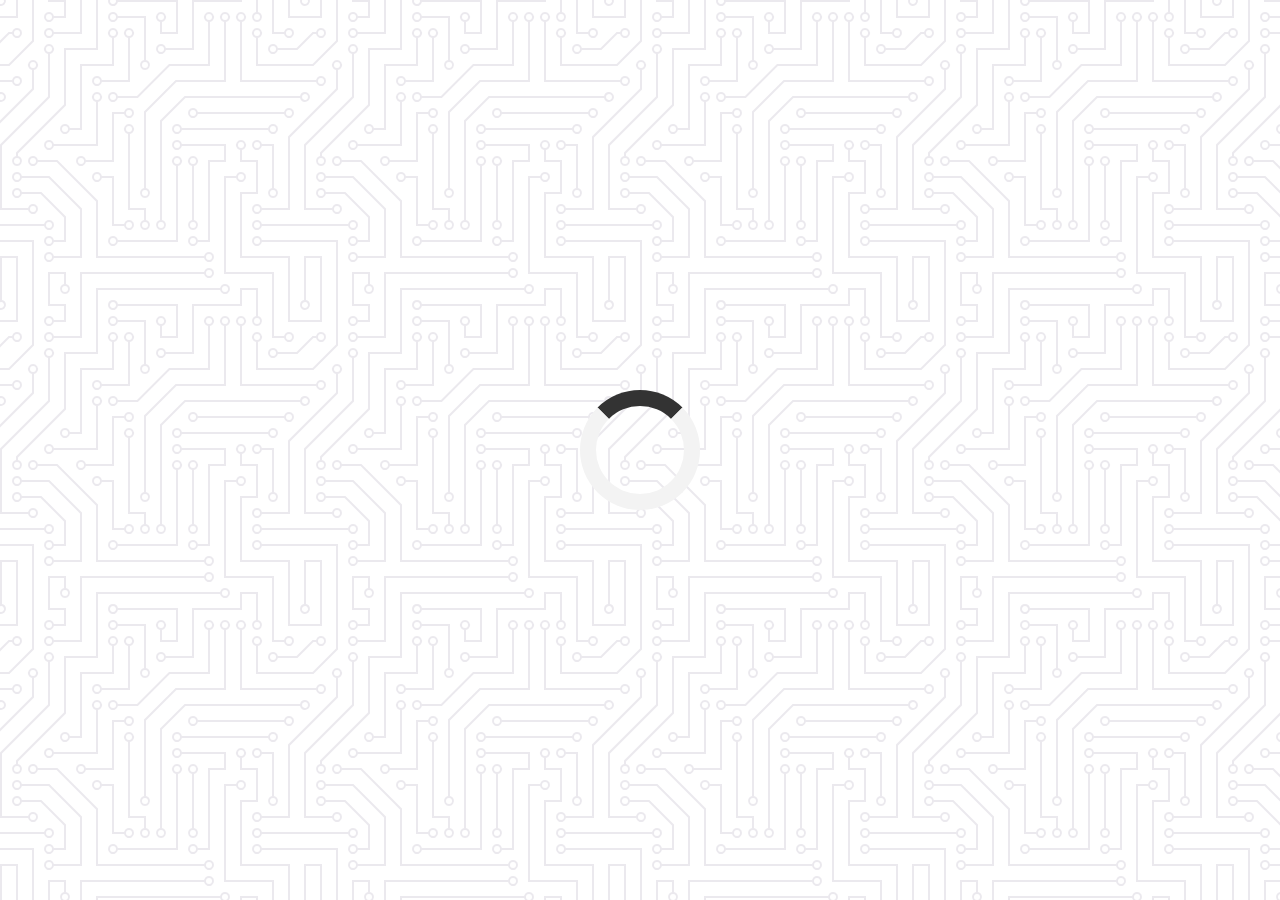
<file: 01_quote_generator/index.html>
<!DOCTYPE html>
<html lang="en">

<head>
  <meta charset="UTF-8" />
  <meta name="viewport" content="width=device-width, initial-scale=1.0" />
  <title>Quote Generate</title>
  <link rel="icon" type="image/png" href="favicon.png" />
  <link rel="stylesheet" href="https://cdnjs.cloudflare.com/ajax/libs/font-awesome/5.10.2/css/all.min.css" />
  <link rel="stylesheet" href="style.css" />
</head>

<body>

  <div class="quote-container" id="quote-container">
    <!-- Quote -->
    <div class="quote-text">
      <i class="fas fa-quote-left"></i>
      <span id="quote"></span>
    </div>
    <!-- Author -->
    <div class="quote-author"><span id="author"></span></div>
    <!--  Buttons-->
    <div class="button-container">
      <button class="twitter-button" id="twitter" title="Tweet This!">
        <i class="fab fa-twitter"></i>
      </button>
      <button id="new-quote">Новая Фраза</button>
    </div>
  </div>
  <!-- Loader -->
  <div class="loader" id="loader" hidden></div>
  <!-- Script -->
  <script src="script.js"></script>
</body>

</html>
</file>
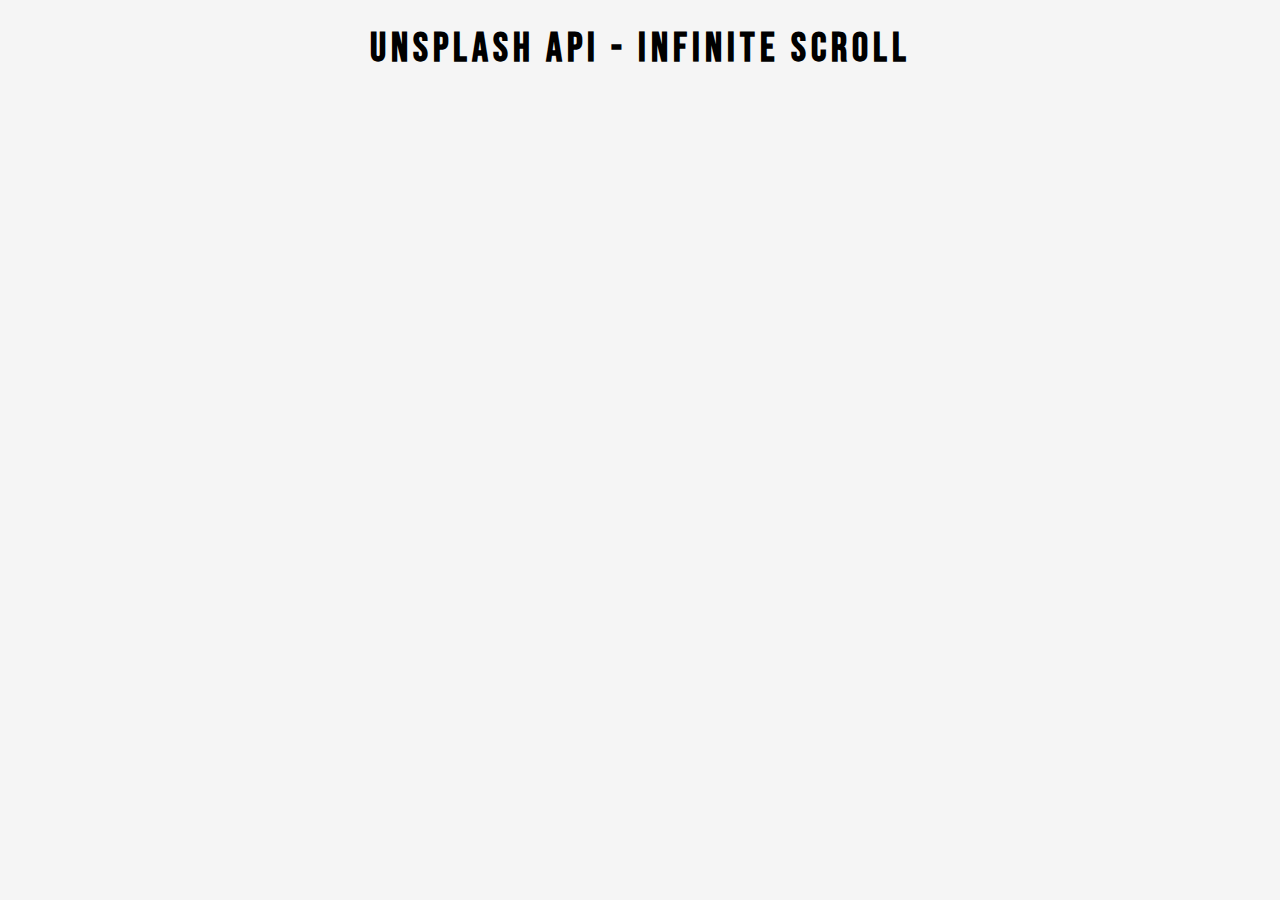
<file: 02_infinite_scroll/index.html>
<!DOCTYPE html>
<html lang="en">

<head>
    <meta charset="UTF-8">
    <meta name="viewport" content="width=device-width, initial-scale=1.0">
    <title>Infinite Scroll</title>
    <link rel="icon" type="image/png" href="favicon.png">
    <link rel="stylesheet" href="style.css">
</head>

<body>
    <!-- Title -->
    <h1>Unsplash API - Infinite Scroll</h1>
    <!-- Loader -->
    <div class="loader" id="loader" hidden>
        <img src="loader.svg" alt="Loading">
    </div>
    <!-- Image Container -->
    <div class="image-container" id="image-container"></div>
    <!-- Script -->
    <script src="script.js"></script>
</body>

</html>
</file>
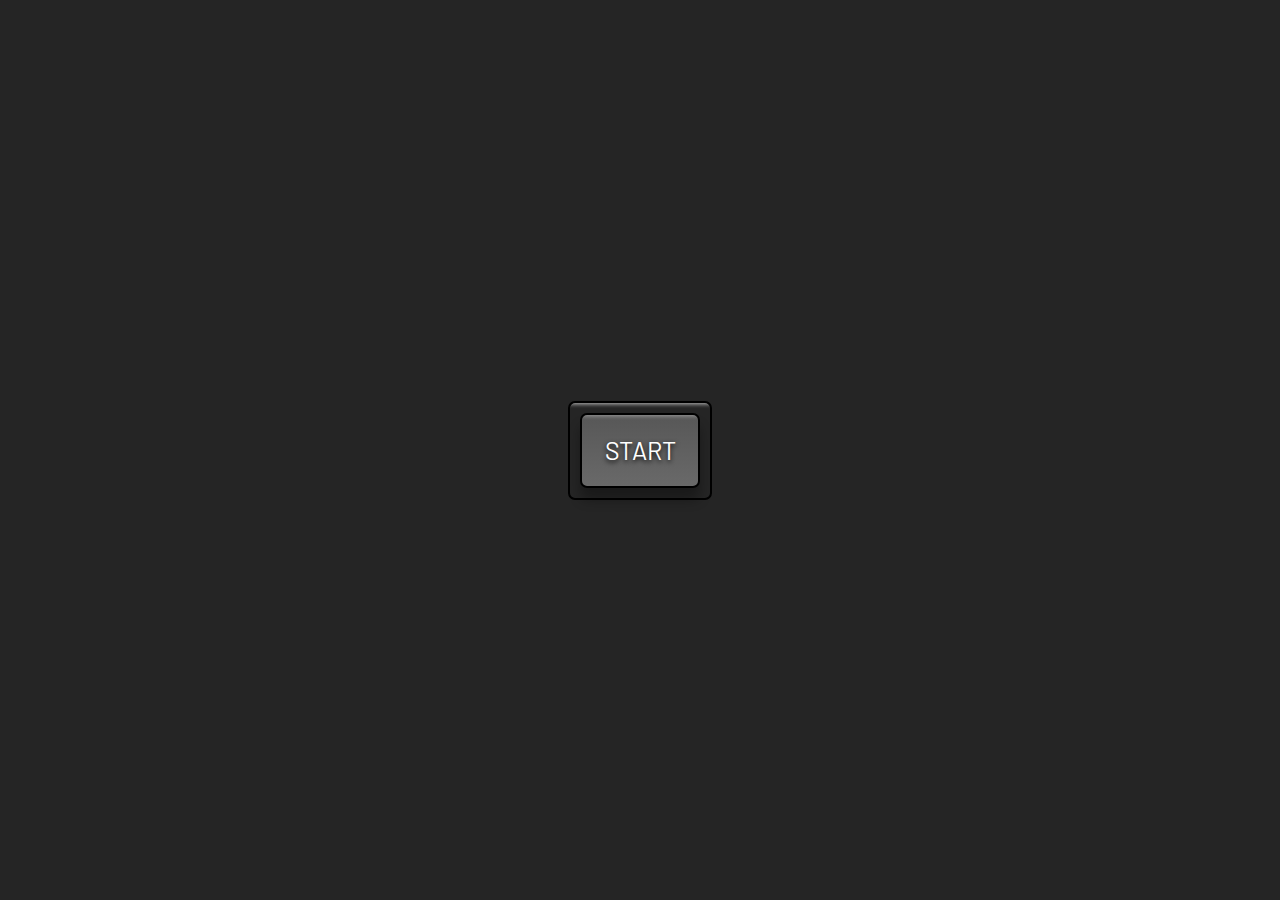
<file: 03_picture_in_picture/index.html>
<!DOCTYPE html>
<html lang="en">
<head>
    <meta charset="UTF-8">
    <meta name="viewport" content="width=device-width, initial-scale=1.0">
    <title>Picture in Picture</title>
    <link rel="icon" type="image/png" href="favicon.png">
    <link rel="stylesheet" href="https://cdnjs.cloudflare.com/ajax/libs/font-awesome/5.10.2/css/all.min.css"/>
    <link rel="stylesheet" href="style.css">
</head>
<body>
<!-- Video -->
<video id="video" controls height="360" width="640" hidden></video>
<div class="button-container">
    <button id="button">START</button>
</div>
    <!-- Script -->
    <script src="script.js"></script>
</body>
</html>
</file>
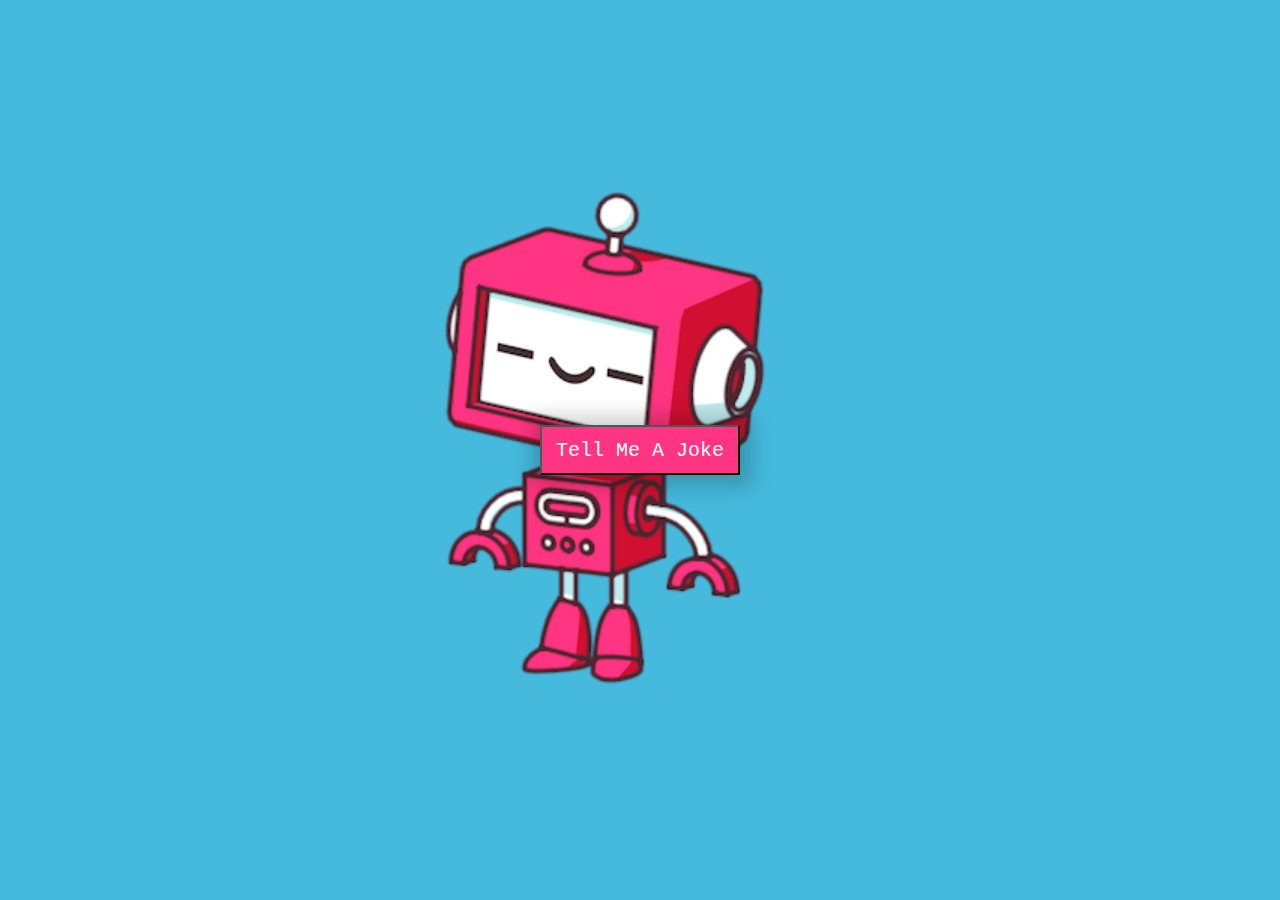
<file: 04_joke_teller/index.html>
<!DOCTYPE html>
<html lang="en">

<head>
    <meta charset="UTF-8">
    <meta name="viewport" content="width=device-width, initial-scale=1.0">
    <title>Joke Teller</title>
    <link rel="icon" type="image/png" href="favicon.png">
    <link rel="stylesheet" href="https://cdnjs.cloudflare.com/ajax/libs/font-awesome/5.10.2/css/all.min.css" />
    <link rel="stylesheet" href="style.css">
</head>

<body>
    <div class="container">
        <button id="button">Tell Me A Joke</button>
        <audio id="audio" controls hidden></audio>
    </div>
    <!-- Script -->
    <script src="voice.js"></script>
    <script src="script.js"></script>
</body>

</html>
</file>
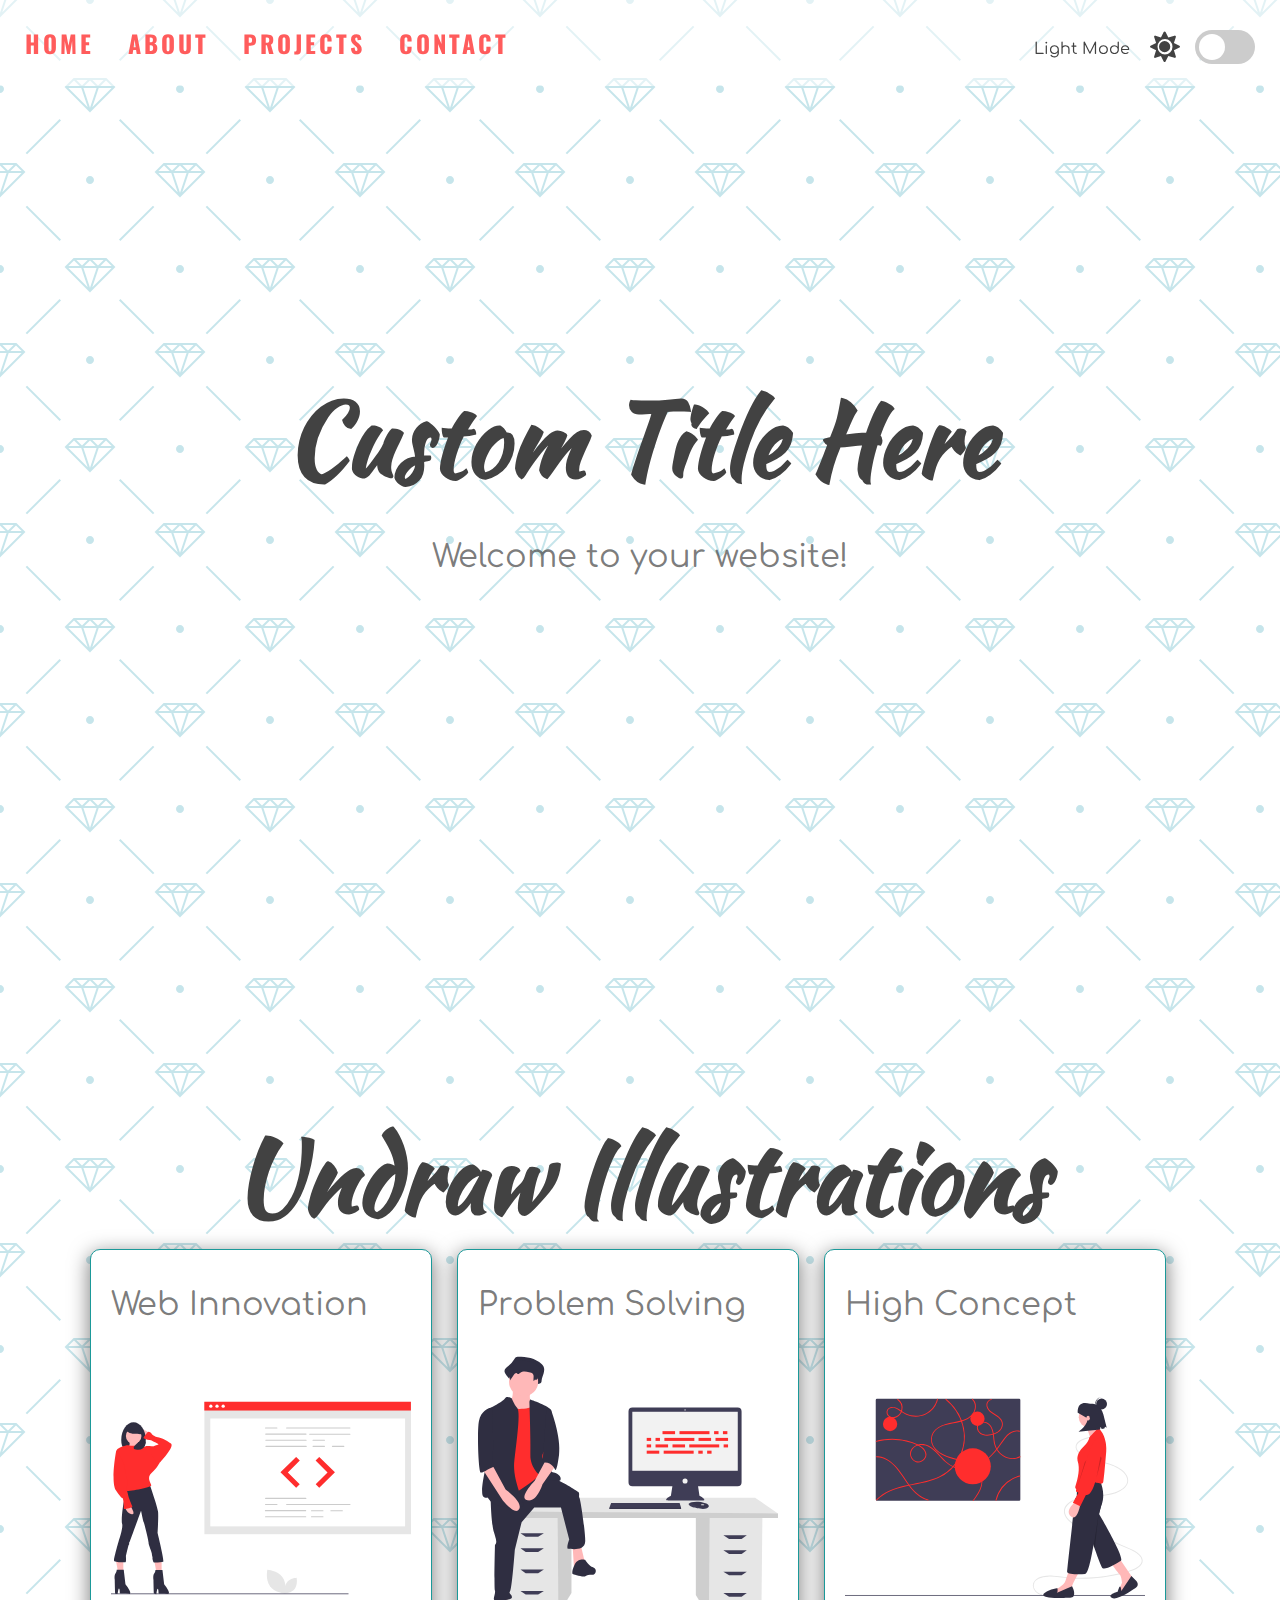
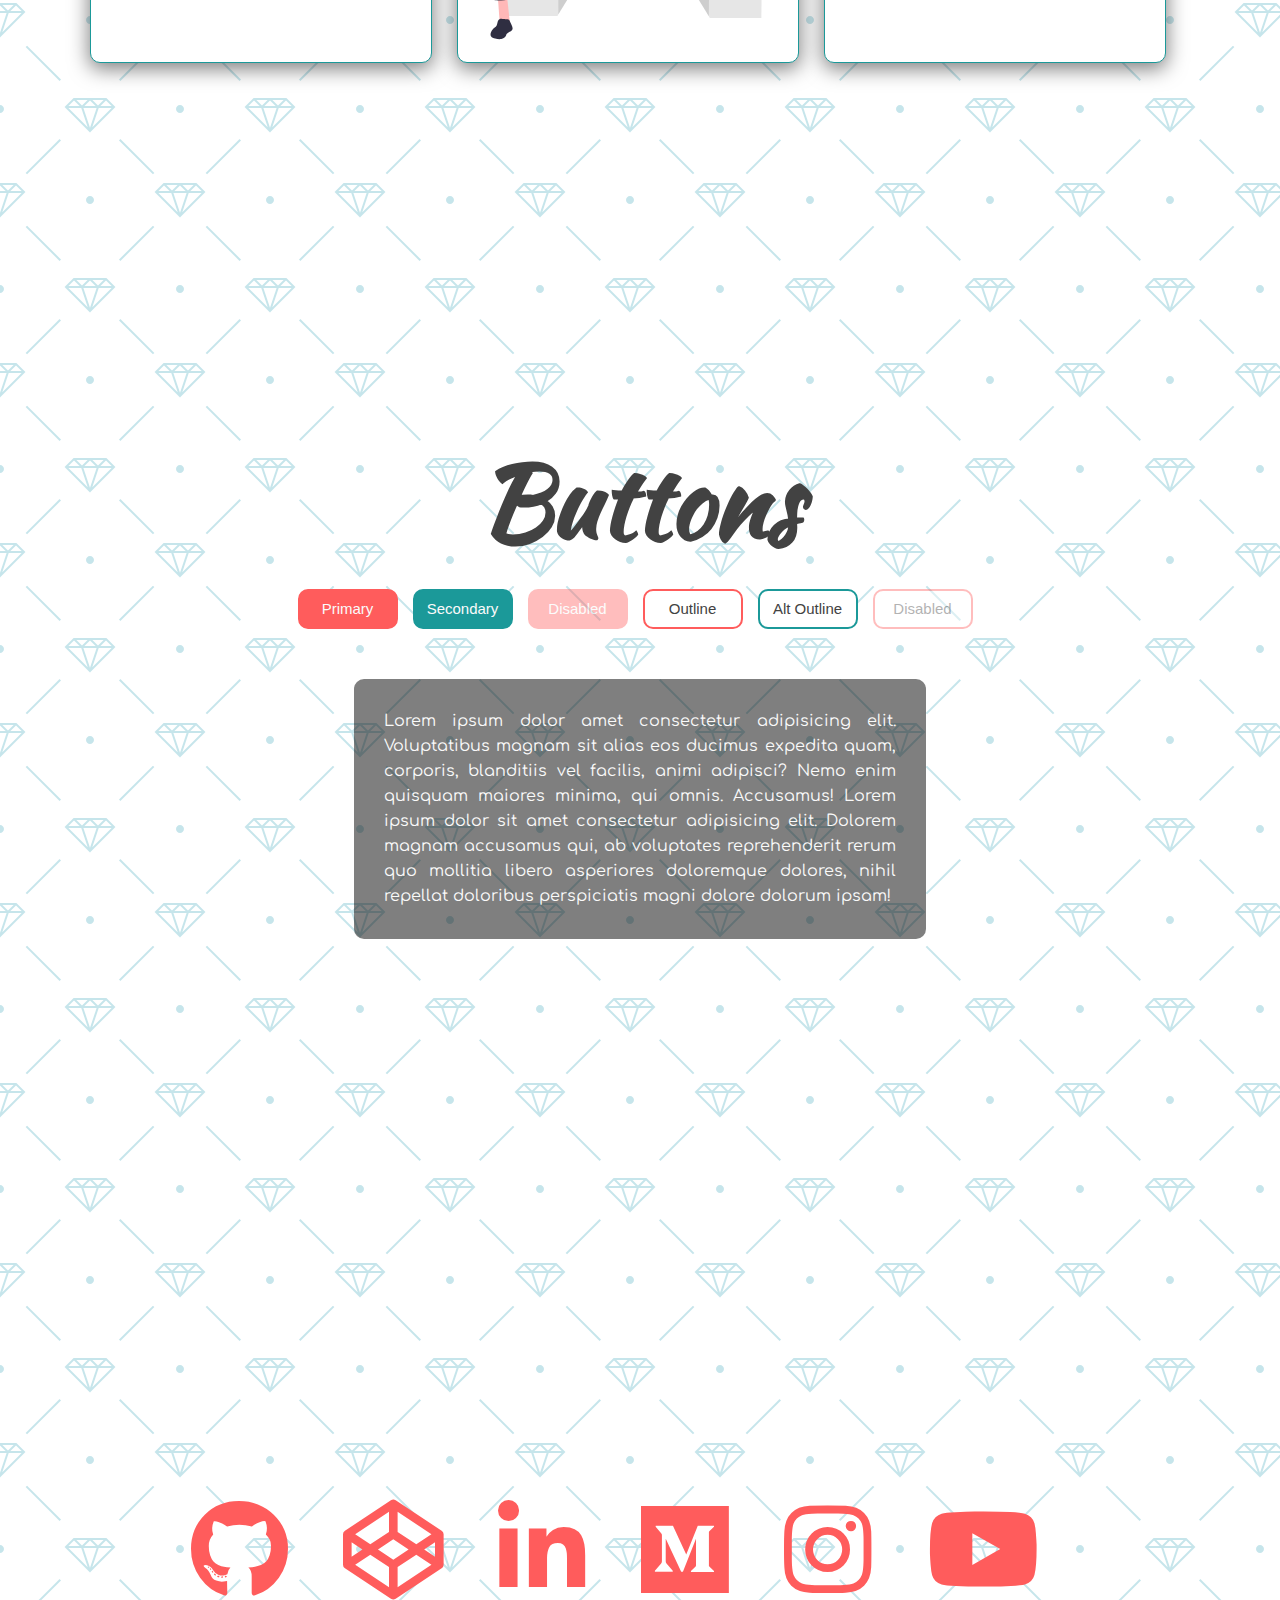
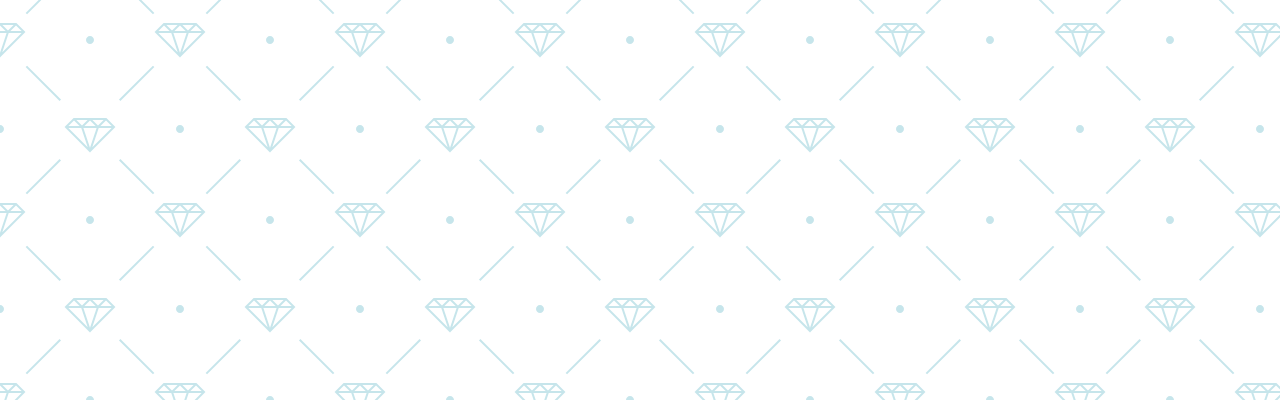
<file: 05_light_dark_mode/index.html>
<!DOCTYPE html>
<html lang="en">
<head>
    <meta charset="UTF-8">
    <meta name="viewport" content="width=device-width, initial-scale=1.0">
    <title>Light/Dark Mode</title>
    <link rel="icon" type="image/png" href="favicon.png">
    <link rel="stylesheet" href="https://cdnjs.cloudflare.com/ajax/libs/font-awesome/5.10.2/css/all.min.css"/>
    <link rel="stylesheet" href="style.css">
</head>
<body>
    <!-- Dark Mode Switch -->
    <div class="theme-switch-wrapper">
        <span id="toggle-icon">
            <span class="toggle-text">Light Mode</span>
            <i class="fas fa-sun"></i>
        </span>
        <label class="theme-switch">
            <input type="checkbox">
            <div class="slider round"></div>
        </label>
   </div>
   <!-- Navigation -->
    <nav id="nav">
        <a href="#home">HOME</a>
        <a href="#about">ABOUT</a>
        <a href="#projects">PROJECTS</a>
        <a href="#contact">CONTACT</a>
    </nav>
    <!-- Home Section -->
    <section id="home">
        <div class="title-group">
            <h1>Custom Title Here</h1>
            <h2>Welcome to your website!</h2>
        </div>
    </section>
    <!-- About Section -->
    <section id="about">
        <h1>Undraw Illustrations</h1>
        <div class="about-container">
            <div class="image-container">
                <h2>Web Innovation</h2>
                <img src="img/undraw_proud_coder_light.svg" alt="Proud Coder" id="image1">
            </div>
            <div class="image-container">
                <h2>Problem Solving</h2>
                <img src="img/undraw_feeling_proud_light.svg" alt="Feeling Proud" id="image2">              
            </div>
            <div class="image-container">
                <h2>High Concept</h2>
                <img src="img/undraw_conceptual_idea_light.svg" alt="Conceptual Idea" id="image3">
            </div>
        </div>
    </section>
    <!-- Projects Section -->
    <section id="projects">
        <h1>Buttons</h1>
        <div class="buttons">
            <button class="primary">Primary</button>
            <button class="secondary">Secondary</button>
            <button class="primary" disabled>Disabled</button>
            <button class="outline">Outline</button>
            <button class="secondary outline">Alt Outline</button>
            <button class="outline" disabled>Disabled</button>
        </div>
        <div class="text-box" id="text-box">
            <p>Lorem ipsum dolor amet consectetur adipisicing elit. Voluptatibus magnam sit alias eos ducimus expedita quam, corporis, blanditiis vel facilis, animi adipisci? Nemo enim quisquam maiores minima, qui omnis. Accusamus! Lorem ipsum dolor sit amet consectetur adipisicing elit. Dolorem magnam accusamus qui, ab voluptates reprehenderit rerum quo mollitia libero asperiores doloremque dolores, nihil repellat doloribus perspiciatis magni dolore dolorum ipsam!</p>
        </div>
    </section>
    <!-- Contact Section -->
    <section id="contact">
        <div class="social-icons">
            <i class="fab fa-github"></i>
            <i class="fab fa-codepen"></i>
            <i class="fab fa-linkedin-in"></i>
            <i class="fab fa-medium"></i>
            <i class="fab fa-instagram"></i>
            <i class="fab fa-youtube"></i>
        </div>
    </section>
    <!-- Script -->
    <script src="script.js"></script>
</body>
</html>
</file>
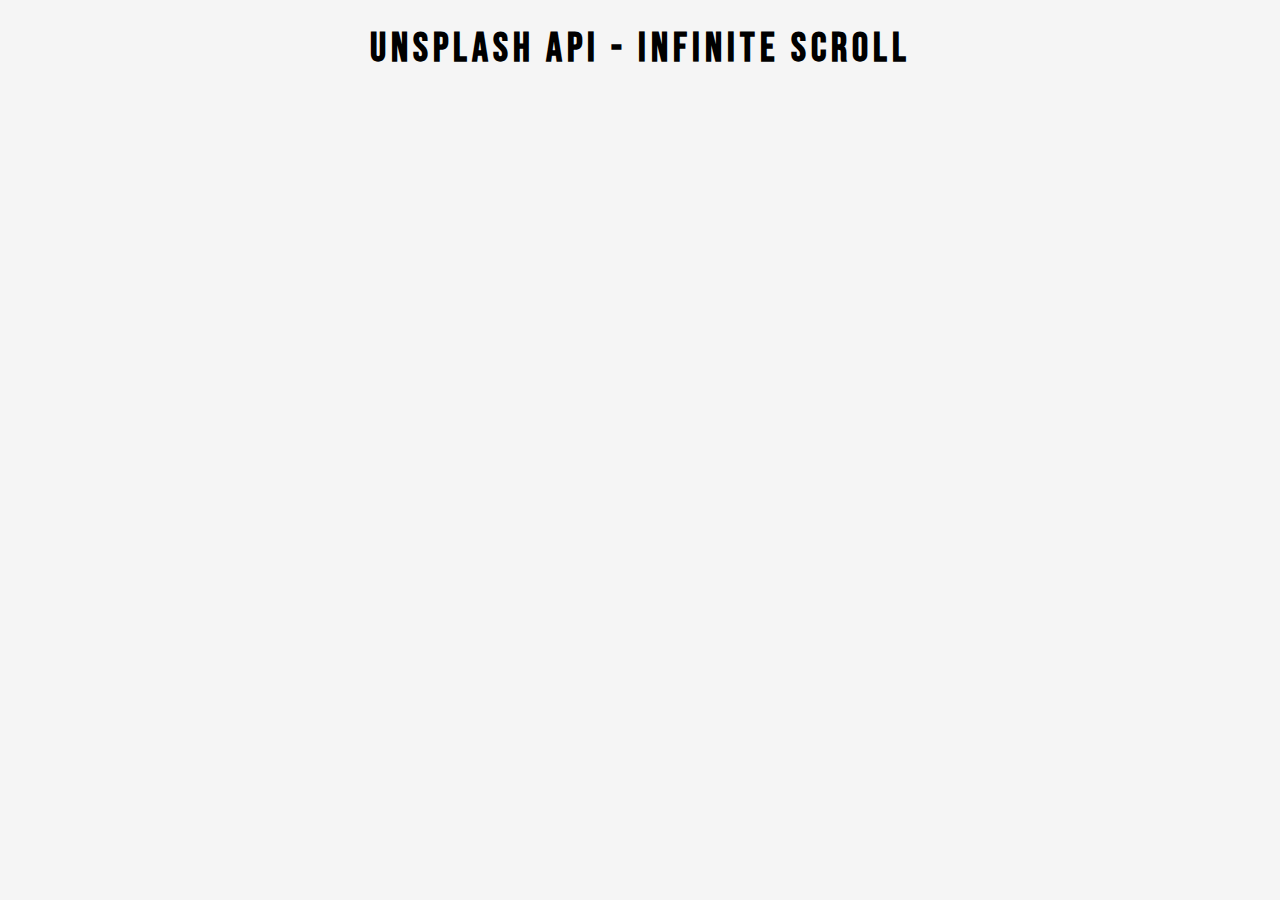
<file: infinite_scroll/index.html>
<!DOCTYPE html>
<html lang="en">

<head>
    <meta charset="UTF-8">
    <meta name="viewport" content="width=device-width, initial-scale=1.0">
    <title>Infinite Scroll</title>
    <link rel="icon" type="image/png" href="favicon.png">
    <link rel="stylesheet" href="style.css">
</head>

<body>
    <!-- Title -->
    <h1>Unsplash API - Infinite Scroll</h1>
    <!-- Loader -->
    <div class="loader" id="loader" hidden>
        <img src="loader.svg" alt="Loading">
    </div>
    <!-- Image Container -->
    <div class="image-container" id="image-container"></div>
    <!-- Script -->
    <script src="script.js"></script>
</body>

</html>
</file>
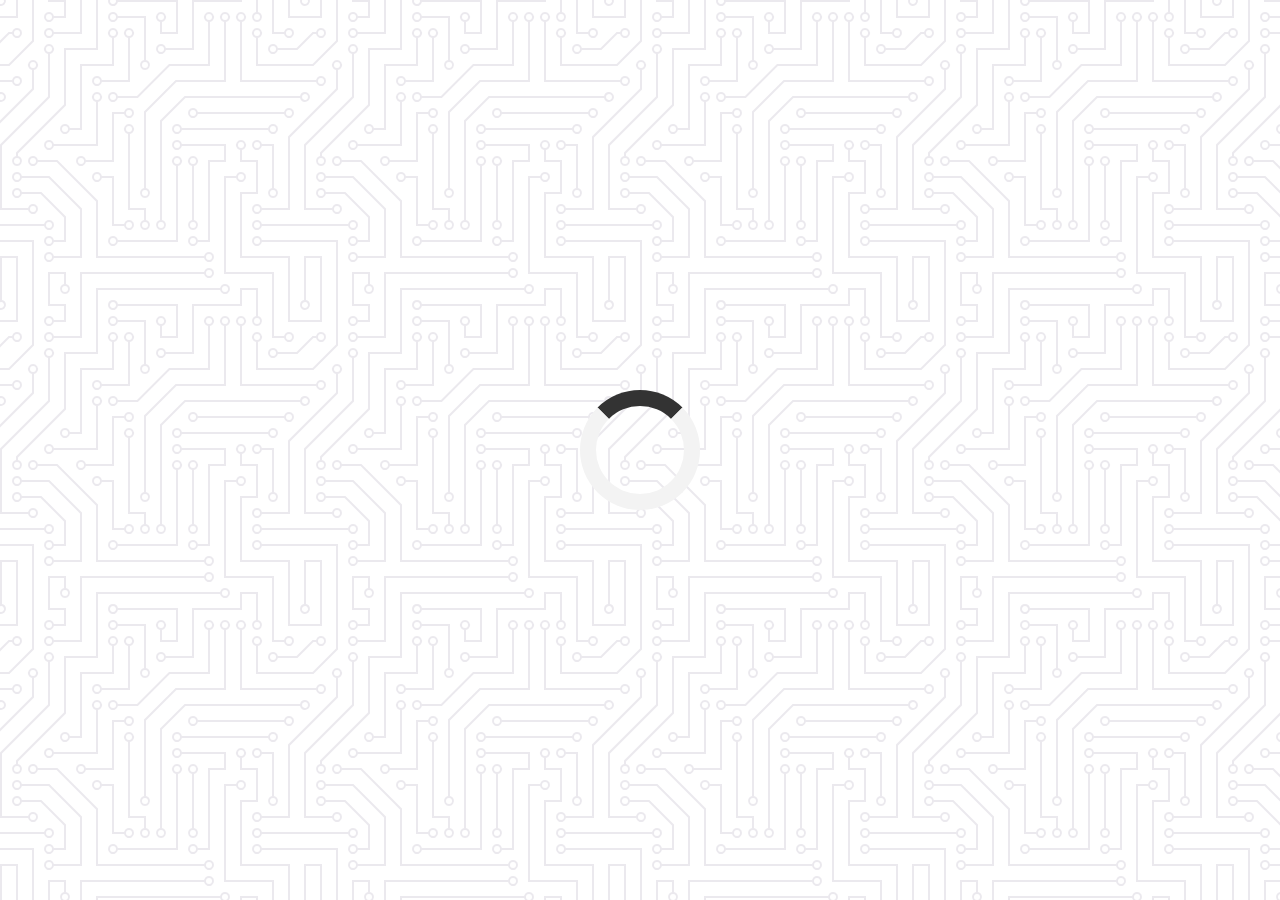
<file: quote_generator/index.html>
<!DOCTYPE html>
<html lang="en">

<head>
  <meta charset="UTF-8" />
  <meta name="viewport" content="width=device-width, initial-scale=1.0" />
  <title>Quote Generate</title>
  <link rel="icon" type="image/png" href="favicon.png" />
  <link rel="stylesheet" href="https://cdnjs.cloudflare.com/ajax/libs/font-awesome/5.10.2/css/all.min.css" />
  <link rel="stylesheet" href="style.css" />
</head>

<body>

  <div class="quote-container" id="quote-container">
    <!-- Quote -->
    <div class="quote-text">
      <i class="fas fa-quote-left"></i>
      <span id="quote"></span>
    </div>
    <!-- Author -->
    <div class="quote-author"><span id="author"></span></div>
    <!--  Buttons-->
    <div class="button-container">
      <button class="twitter-button" id="twitter" title="Tweet This!">
        <i class="fab fa-twitter"></i>
      </button>
      <button id="new-quote">Новая Фраза</button>
    </div>
  </div>
  <!-- Loader -->
  <div class="loader" id="loader" hidden></div>
  <!-- Script -->
  <script src="script.js"></script>
</body>

</html>
</file>
<file: 01_quote_generator/style.css>
@import url('https://fonts.googleapis.com/css2?family=Montserrat:wght@100;200;300;400;500;600;700;800;900&display=swap');

* {
    margin: 0;
    padding: 0;
    box-sizing: border-box;
    text-decoration: none;
    list-style-type: none;
    outline: none;
    font-family: "Montserrat", sans-serif;
}

html {
    font-size: 62.5%;
}

body {
    margin: 0;
    min-height: 100vh;
    background-color: #ffffff;
    background-image: url("data:image/svg+xml,%3Csvg xmlns='http://www.w3.org/2000/svg' viewBox='0 0 304 304' width='304' height='304'%3E%3Cpath fill='%239C92AC' fill-opacity='0.2' d='M44.1 224a5 5 0 1 1 0 2H0v-2h44.1zm160 48a5 5 0 1 1 0 2H82v-2h122.1zm57.8-46a5 5 0 1 1 0-2H304v2h-42.1zm0 16a5 5 0 1 1 0-2H304v2h-42.1zm6.2-114a5 5 0 1 1 0 2h-86.2a5 5 0 1 1 0-2h86.2zm-256-48a5 5 0 1 1 0 2H0v-2h12.1zm185.8 34a5 5 0 1 1 0-2h86.2a5 5 0 1 1 0 2h-86.2zM258 12.1a5 5 0 1 1-2 0V0h2v12.1zm-64 208a5 5 0 1 1-2 0v-54.2a5 5 0 1 1 2 0v54.2zm48-198.2V80h62v2h-64V21.9a5 5 0 1 1 2 0zm16 16V64h46v2h-48V37.9a5 5 0 1 1 2 0zm-128 96V208h16v12.1a5 5 0 1 1-2 0V210h-16v-76.1a5 5 0 1 1 2 0zm-5.9-21.9a5 5 0 1 1 0 2H114v48H85.9a5 5 0 1 1 0-2H112v-48h12.1zm-6.2 130a5 5 0 1 1 0-2H176v-74.1a5 5 0 1 1 2 0V242h-60.1zm-16-64a5 5 0 1 1 0-2H114v48h10.1a5 5 0 1 1 0 2H112v-48h-10.1zM66 284.1a5 5 0 1 1-2 0V274H50v30h-2v-32h18v12.1zM236.1 176a5 5 0 1 1 0 2H226v94h48v32h-2v-30h-48v-98h12.1zm25.8-30a5 5 0 1 1 0-2H274v44.1a5 5 0 1 1-2 0V146h-10.1zm-64 96a5 5 0 1 1 0-2H208v-80h16v-14h-42.1a5 5 0 1 1 0-2H226v18h-16v80h-12.1zm86.2-210a5 5 0 1 1 0 2H272V0h2v32h10.1zM98 101.9V146H53.9a5 5 0 1 1 0-2H96v-42.1a5 5 0 1 1 2 0zM53.9 34a5 5 0 1 1 0-2H80V0h2v34H53.9zm60.1 3.9V66H82v64H69.9a5 5 0 1 1 0-2H80V64h32V37.9a5 5 0 1 1 2 0zM101.9 82a5 5 0 1 1 0-2H128V37.9a5 5 0 1 1 2 0V82h-28.1zm16-64a5 5 0 1 1 0-2H146v44.1a5 5 0 1 1-2 0V18h-26.1zm102.2 270a5 5 0 1 1 0 2H98v14h-2v-16h124.1zM242 149.9V160h16v34h-16v62h48v48h-2v-46h-48v-66h16v-30h-16v-12.1a5 5 0 1 1 2 0zM53.9 18a5 5 0 1 1 0-2H64V2H48V0h18v18H53.9zm112 32a5 5 0 1 1 0-2H192V0h50v2h-48v48h-28.1zm-48-48a5 5 0 0 1-9.8-2h2.07a3 3 0 1 0 5.66 0H178v34h-18V21.9a5 5 0 1 1 2 0V32h14V2h-58.1zm0 96a5 5 0 1 1 0-2H137l32-32h39V21.9a5 5 0 1 1 2 0V66h-40.17l-32 32H117.9zm28.1 90.1a5 5 0 1 1-2 0v-76.51L175.59 80H224V21.9a5 5 0 1 1 2 0V82h-49.59L146 112.41v75.69zm16 32a5 5 0 1 1-2 0v-99.51L184.59 96H300.1a5 5 0 0 1 3.9-3.9v2.07a3 3 0 0 0 0 5.66v2.07a5 5 0 0 1-3.9-3.9H185.41L162 121.41v98.69zm-144-64a5 5 0 1 1-2 0v-3.51l48-48V48h32V0h2v50H66v55.41l-48 48v2.69zM50 53.9v43.51l-48 48V208h26.1a5 5 0 1 1 0 2H0v-65.41l48-48V53.9a5 5 0 1 1 2 0zm-16 16V89.41l-34 34v-2.82l32-32V69.9a5 5 0 1 1 2 0zM12.1 32a5 5 0 1 1 0 2H9.41L0 43.41V40.6L8.59 32h3.51zm265.8 18a5 5 0 1 1 0-2h18.69l7.41-7.41v2.82L297.41 50H277.9zm-16 160a5 5 0 1 1 0-2H288v-71.41l16-16v2.82l-14 14V210h-28.1zm-208 32a5 5 0 1 1 0-2H64v-22.59L40.59 194H21.9a5 5 0 1 1 0-2H41.41L66 216.59V242H53.9zm150.2 14a5 5 0 1 1 0 2H96v-56.6L56.6 162H37.9a5 5 0 1 1 0-2h19.5L98 200.6V256h106.1zm-150.2 2a5 5 0 1 1 0-2H80v-46.59L48.59 178H21.9a5 5 0 1 1 0-2H49.41L82 208.59V258H53.9zM34 39.8v1.61L9.41 66H0v-2h8.59L32 40.59V0h2v39.8zM2 300.1a5 5 0 0 1 3.9 3.9H3.83A3 3 0 0 0 0 302.17V256h18v48h-2v-46H2v42.1zM34 241v63h-2v-62H0v-2h34v1zM17 18H0v-2h16V0h2v18h-1zm273-2h14v2h-16V0h2v16zm-32 273v15h-2v-14h-14v14h-2v-16h18v1zM0 92.1A5.02 5.02 0 0 1 6 97a5 5 0 0 1-6 4.9v-2.07a3 3 0 1 0 0-5.66V92.1zM80 272h2v32h-2v-32zm37.9 32h-2.07a3 3 0 0 0-5.66 0h-2.07a5 5 0 0 1 9.8 0zM5.9 0A5.02 5.02 0 0 1 0 5.9V3.83A3 3 0 0 0 3.83 0H5.9zm294.2 0h2.07A3 3 0 0 0 304 3.83V5.9a5 5 0 0 1-3.9-5.9zm3.9 300.1v2.07a3 3 0 0 0-1.83 1.83h-2.07a5 5 0 0 1 3.9-3.9zM97 100a3 3 0 1 0 0-6 3 3 0 0 0 0 6zm0-16a3 3 0 1 0 0-6 3 3 0 0 0 0 6zm16 16a3 3 0 1 0 0-6 3 3 0 0 0 0 6zm16 16a3 3 0 1 0 0-6 3 3 0 0 0 0 6zm0 16a3 3 0 1 0 0-6 3 3 0 0 0 0 6zm-48 32a3 3 0 1 0 0-6 3 3 0 0 0 0 6zm16 16a3 3 0 1 0 0-6 3 3 0 0 0 0 6zm32 48a3 3 0 1 0 0-6 3 3 0 0 0 0 6zm-16 16a3 3 0 1 0 0-6 3 3 0 0 0 0 6zm32-16a3 3 0 1 0 0-6 3 3 0 0 0 0 6zm0-32a3 3 0 1 0 0-6 3 3 0 0 0 0 6zm16 32a3 3 0 1 0 0-6 3 3 0 0 0 0 6zm32 16a3 3 0 1 0 0-6 3 3 0 0 0 0 6zm0-16a3 3 0 1 0 0-6 3 3 0 0 0 0 6zm-16-64a3 3 0 1 0 0-6 3 3 0 0 0 0 6zm16 0a3 3 0 1 0 0-6 3 3 0 0 0 0 6zm16 96a3 3 0 1 0 0-6 3 3 0 0 0 0 6zm0 16a3 3 0 1 0 0-6 3 3 0 0 0 0 6zm16 16a3 3 0 1 0 0-6 3 3 0 0 0 0 6zm16-144a3 3 0 1 0 0-6 3 3 0 0 0 0 6zm0 32a3 3 0 1 0 0-6 3 3 0 0 0 0 6zm16-32a3 3 0 1 0 0-6 3 3 0 0 0 0 6zm16-16a3 3 0 1 0 0-6 3 3 0 0 0 0 6zm-96 0a3 3 0 1 0 0-6 3 3 0 0 0 0 6zm0 16a3 3 0 1 0 0-6 3 3 0 0 0 0 6zm16-32a3 3 0 1 0 0-6 3 3 0 0 0 0 6zm96 0a3 3 0 1 0 0-6 3 3 0 0 0 0 6zm-16-64a3 3 0 1 0 0-6 3 3 0 0 0 0 6zm16-16a3 3 0 1 0 0-6 3 3 0 0 0 0 6zm-32 0a3 3 0 1 0 0-6 3 3 0 0 0 0 6zm0-16a3 3 0 1 0 0-6 3 3 0 0 0 0 6zm-16 0a3 3 0 1 0 0-6 3 3 0 0 0 0 6zm-16 0a3 3 0 1 0 0-6 3 3 0 0 0 0 6zm-16 0a3 3 0 1 0 0-6 3 3 0 0 0 0 6zM49 36a3 3 0 1 0 0-6 3 3 0 0 0 0 6zm-32 0a3 3 0 1 0 0-6 3 3 0 0 0 0 6zm32 16a3 3 0 1 0 0-6 3 3 0 0 0 0 6zM33 68a3 3 0 1 0 0-6 3 3 0 0 0 0 6zm16-48a3 3 0 1 0 0-6 3 3 0 0 0 0 6zm0 240a3 3 0 1 0 0-6 3 3 0 0 0 0 6zm16 32a3 3 0 1 0 0-6 3 3 0 0 0 0 6zm-16-64a3 3 0 1 0 0-6 3 3 0 0 0 0 6zm0 16a3 3 0 1 0 0-6 3 3 0 0 0 0 6zm-16-32a3 3 0 1 0 0-6 3 3 0 0 0 0 6zm80-176a3 3 0 1 0 0-6 3 3 0 0 0 0 6zm16 0a3 3 0 1 0 0-6 3 3 0 0 0 0 6zm-16-16a3 3 0 1 0 0-6 3 3 0 0 0 0 6zm32 48a3 3 0 1 0 0-6 3 3 0 0 0 0 6zm16-16a3 3 0 1 0 0-6 3 3 0 0 0 0 6zm0-32a3 3 0 1 0 0-6 3 3 0 0 0 0 6zm112 176a3 3 0 1 0 0-6 3 3 0 0 0 0 6zm-16 16a3 3 0 1 0 0-6 3 3 0 0 0 0 6zm0 16a3 3 0 1 0 0-6 3 3 0 0 0 0 6zm0 16a3 3 0 1 0 0-6 3 3 0 0 0 0 6zM17 180a3 3 0 1 0 0-6 3 3 0 0 0 0 6zm0 16a3 3 0 1 0 0-6 3 3 0 0 0 0 6zm0-32a3 3 0 1 0 0-6 3 3 0 0 0 0 6zm16 0a3 3 0 1 0 0-6 3 3 0 0 0 0 6zM17 84a3 3 0 1 0 0-6 3 3 0 0 0 0 6zm32 64a3 3 0 1 0 0-6 3 3 0 0 0 0 6zm16-16a3 3 0 1 0 0-6 3 3 0 0 0 0 6z'%3E%3C/path%3E%3C/svg%3E");
    color: #7e7e7e;
    font-family: 'Montserrat', sans-serif;
    font-weight: 700;
    font-size: 36px;
    font-style: normal;
    text-align: center;
    display: flex;
    align-items: center;
    justify-content: center;
}

.quote-container {
    width: auto;
    max-width: 900px;
    padding: 20px 30px;
    border-radius: 10px;
    background-color: rgba(255, 255, 255, 0.4);
    box-shadow: 0 10px 10px 10px rgba(0, 0, 0, 0.2);
}

.quote-text {
    font-size: 4.4rem;
}

.long-quote {
    font-size: 3.2rem;
}

.fa-quote-left {
    font-size: 6.4rem;
}

.quote-author {
    margin-top: 15px;
    font-family: "Montserrat", sans-serif;
    font-size: 3.2rem;
    font-weight: 400;
    font-style: italic;
}

.button-container {
    margin-top: 15px;
    display: flex;
    justify-content: space-between;
}

button {
    cursor: pointer;
    font-size: 1.9rem;
    height: 4rem;
    border: none;
    border-radius: 10px;
    color: #fff;
    background: #333;
    outline: none;
    padding: 0.8rem 2.8rem;
    box-shadow: 0 0.48rem rgba(121, 121, 121, 0.65);
}

button:hover {
    filter: brightness(110%);
}

button:active {
    transform: translate(0, 0.48rem);
    box-shadow: 0 0.16rem rgba(255, 255, 255, 0.65);
}

.twitter-button:hover {
    color: #38a1f3;
}

.fa-twitter {
    font-size: 1.8rem;
}

/* Loader */
.loader {
    border: 16px solid #f3f3f3;
    border-top: 16px solid #333;
    border-radius: 50%;
    width: 120px;
    height: 120px;
    animation: spin 2s linear infinite;
}

@keyframes spin {
    0% {transform: rotate(0deg);}
    100% {transform: rotate(360deg);}
}

/* Media Query: Tablet or Smaller */
@media screen and (max-width: 1000px) {
    .quote-container {
        margin: auto 10px;
    }

    .quote-text {
        font-size: 3.6rem;
    }
}
</file>
<file: 02_infinite_scroll/style.css>
@import url('https://fonts.googleapis.com/css2?family=Bebas+Neue&display=swap');

/* jFgS8tteGD425f4oZfygQVaVnD6gt6GucN2yyz3xFek */

html {
  box-sizing: border-box;
}

body {
  margin: 0;
  font-family: Bebas Neue, sans-serif;
  background: whitesmoke;
}

h1 {
  text-align: center;
  margin-top: 25px;
  margin-bottom: 15px;
  font-size: 40px;
  letter-spacing: 5px;
}

/* Loader */
.loader {
  position: fixed;
  top: 0;
  bottom: 0;
  left: 0;
  right: 0;
  background: rgba(255, 255, 255, 0.8);
}

.loader img {
  position: fixed;
  top: 50%;
  left: 50%;
  transform: translate(-50%, -50%);
}

/* Image Container */
.image-container {
  margin: 10px 30%;
}

.image-container img {
  width: 100%;
  margin-top: 5px;
}

/* Media Query: Large Smartphone */
@media screen and (max-width: 600px) {
  h1 {
    font-size: 20px;
  }

  .image-container {
    margin: 10px; 
  }
}
</file>
<file: 03_picture_in_picture/style.css>
@import url("https://fonts.googleapis.com/css?family=Barlow&display=swap");

html {
    box-sizing: border-box;
}

body {
    margin: 0;
    height: 100vh;
    display: flex;
    align-items: center;
    justify-content: center;
    background: rgb(37, 37, 37);
}

.button-container {
    border: 2px solid black;
    padding: 10px;
    border-radius: 7px;
    box-shadow: inset 0 20px 4px -19px rgba(255, 255, 255, 0.7);
}

button {
    cursor: pointer;
    outline: none;
    width: 120px;
    height: 75px;
    font-family: Barlow, sans-serif;
    font-size: 25px;
    color: white;
    text-shadow: 0 2px 5px black;
    background: linear-gradient(to top, #696969, #575757);
    border: 2px solid black;
    border-radius: 7px;
    box-shadow: inset 0 20px 4px -19px rgba(255, 255, 255, 0.4), 0 12px 12px 0 rgba(0, 0, 0, 0.3);
}

button:hover {
    background: linear-gradient(to bottom, #696969, #575757);
}

button:active {
    transform: translateY(3px);
    box-shadow: 0 6px 6px 0 rgba(0, 0, 0, 0.3);
}
</file>
<file: 04_joke_teller/style.css>
/* ROBOT.GIF from Giphy - https://giphy.com/gifs/robot-cinema-4d-eyedesyn-3o7abtn7DuREEpsyWY */

html {
  box-sizing: border-box;
}

body {
  margin: 0;
  background: #45badd;
}

.container {
  height: 100vh;
  width: 100vw;
  display: flex;
  flex-direction: column;
  justify-content: center;
  align-items: center;
  background: url("./robot.gif");
  background-size: contain;
  background-position: left center;
  background-repeat: no-repeat;
}

button {
  cursor: pointer;
  outline: none;
  width: 200px;
  height: 50px;
  font-family: "Courier New", Courier, monospace;
  font-size: 20px;
  color: white;
  background: #ff3482;
  box-shadow: 2px 2px 20px 10px rgba(0, 0, 0, 0.2);
}

button:hover {
  filter: brightness(95%);
}

button:active {
  transform: sscale(0.98);
}

button:disabled {
  cursor: default;
  filter: brightness(30%);
}

/* Media Query: Tablet or Smaller */
@media screen and (max-width 756px) {
  .container {
    background-position: center center;
    background-size: cover;
  }

  button {
    bpx-shadow: 5px 5px 30px 20px rgba(0, 0, 0, 0.5);
  }
}
</file>
<file: 05_light_dark_mode/style.css>
@import url('https://fonts.googleapis.com/css?family=Comfortaa|Kaushan+Script|Oswald&display=swap');

:root {
  --primary-color: rgb(255, 92, 92);
  --primary-variant: #ff2d2d;
  --secondary-color: #1b9999;
  --on-primary: rgb(250, 250, 250);
  --on-background: rgb(66, 66, 66);
  --on-background-alt: rgba(66, 66, 66, 0.7);
  --background: rgb(255, 255, 255);
  --box-shadow: 0 5px 20px 1px rgba(0, 0, 0, 0.5);
}

[data-theme="dark"] {
  --primary-color: rgb(150, 65, 255);
  --primary-variant: #6c63ff;
  --secondary-color: #03dac5;
  --on-primary: #000;
  --on-background: rgba(255, 255, 255, 0.9);
  --on-background-alt: rgba(255, 255, 255, 0.7);
  --background: #121212;
}

html {
  box-sizing: border-box;
  scroll-behavior: smooth;
}

body {
  margin: 0;
  color: var(--on-background);
  font-family: Comfortaa, sans-serif;
  background-color: var(--background);
  background-image: url("data:image/svg+xml,%3Csvg width='180' height='180' viewBox='0 0 180 180' xmlns='http://www.w3.org/2000/svg'%3E%3Cpath d='M81.28 88H68.413l19.298 19.298L81.28 88zm2.107 0h13.226L90 107.838 83.387 88zm15.334 0h12.866l-19.298 19.298L98.72 88zm-32.927-2.207L73.586 78h32.827l.5.5 7.294 7.293L115.414 87l-24.707 24.707-.707.707L64.586 87l1.207-1.207zm2.62.207L74 80.414 79.586 86H68.414zm16 0L90 80.414 95.586 86H84.414zm16 0L106 80.414 111.586 86h-11.172zm-8-6h11.173L98 85.586 92.414 80zM82 85.586L87.586 80H76.414L82 85.586zM17.414 0L.707 16.707 0 17.414V0h17.414zM4.28 0L0 12.838V0h4.28zm10.306 0L2.288 12.298 6.388 0h8.198zM180 17.414L162.586 0H180v17.414zM165.414 0l12.298 12.298L173.612 0h-8.198zM180 12.838L175.72 0H180v12.838zM0 163h16.413l.5.5 7.294 7.293L25.414 172l-8 8H0v-17zm0 10h6.613l-2.334 7H0v-7zm14.586 7l7-7H8.72l-2.333 7h8.2zM0 165.414L5.586 171H0v-5.586zM10.414 171L16 165.414 21.586 171H10.414zm-8-6h11.172L8 170.586 2.414 165zM180 163h-16.413l-7.794 7.793-1.207 1.207 8 8H180v-17zm-14.586 17l-7-7h12.865l2.333 7h-8.2zM180 173h-6.613l2.334 7H180v-7zm-21.586-2l5.586-5.586 5.586 5.586h-11.172zM180 165.414L174.414 171H180v-5.586zm-8 5.172l5.586-5.586h-11.172l5.586 5.586zM152.933 25.653l1.414 1.414-33.94 33.942-1.416-1.416 33.943-33.94zm1.414 127.28l-1.414 1.414-33.942-33.94 1.416-1.416 33.94 33.943zm-127.28 1.414l-1.414-1.414 33.94-33.942 1.416 1.416-33.943 33.94zm-1.414-127.28l1.414-1.414 33.942 33.94-1.416 1.416-33.94-33.943zM0 85c2.21 0 4 1.79 4 4s-1.79 4-4 4v-8zm180 0c-2.21 0-4 1.79-4 4s1.79 4 4 4v-8zM94 0c0 2.21-1.79 4-4 4s-4-1.79-4-4h8zm0 180c0-2.21-1.79-4-4-4s-4 1.79-4 4h8z' fill='%233ca5bb' fill-opacity='0.29' fill-rule='evenodd'/%3E%3C/svg%3E");
}

section {
  min-height: 100vh;
  display: flex;
  justify-content: center;
  align-items: center;
  flex-direction: column;
}

h1 {
  font-family: Kaushan Script, sans-serif;
  font-size: 100px;
  margin-bottom: 0;
}

h2 {
  font-size: 32px;
  font-weight: normal;
  color: var(--on-background-alt);
}

/* Navigation */
nav {
  z-index: 10;
  position: fixed;
  font-family: Oswald, sans-serif;
  font-size: 24px;
  letter-spacing: 3px;
  padding: 25px;
  width: 100vw;
  background: rgb(255 255 255 / 50%);
}

a {
  margin-right: 25px;
  color: var(--primary-color);
  text-decoration: none;
  border-bottom: 3px solid transparent;
  font-weight: bold;
}

a:hover,
a:focus {
  color: var(--on-background);
  border-bottom: 3px solid;
}

/* Home Section */
.title-group {
  text-align: center;
}

/* About Section */
.about-container {
  display: flex;
}

.image-container {
  border: 1px solid var(--secondary-color);
  border-radius: 10px;
  padding: 10px 20px;
  margin-right: 25px;
  width: auto;
  background: var(--background);
  box-shadow: var(--box-shadow);
}

img {
  height: 300px;
  width: 300px;
}

/* Projects Section */
.buttons {
  margin-top: 15px;
  margin-bottom: 50px;
}

button {
  min-width: 100px;
  height: 40px;
  cursor: pointer;
  border-radius: 10px;
  margin-right: 10px;
  border: 2px solid var(--primary-color);
  font-size: 15px;
  outline: none;
}

button:disabled {
  opacity: 0.4;
  cursor: default;
}

button:hover:not(.outline) {
  filter: brightness(110%);
}

.primary {
  background: var(--primary-color);
  color: var(--on-primary);
}

.secondary {
  border: 2px solid var(--secondary-color);
}

.secondary,
.secondary:hover,
.outline.secondary:hover {
  background: var(--secondary-color);
  color: var(--on-primary);
}

.outline {
  background: var(--background);
  color: var(--on-background);
}

.outline:hover {
  background: var(--primary-color);
  color: var(--on-primary);
}

.text-box {
  width: 40%;
  text-align: justify;
  background: rgb(0 0 0 / 50%);
  color: var(--on-primary);
  border-radius: 10px;
  padding: 30px;
}

p {
  margin: 0;
  line-height: 25px;
}

/* Contact Section */
.fab {
  font-size: 100px;
  margin-right: 50px;
  cursor: pointer;
  color: var(--primary-color);
}

.fab:hover {
  color: var(--on-background);
}

/* Dark Mode Toggle */
.theme-switch-wrapper {
  display: flex;
  align-items: center;
  z-index: 100;
  position: fixed;
  right: 25px;
  top: 30px;
}

.theme-switch-wrapper span {
  margin-right: 10px;
  font-size: 1rem;
}

.toggle-text {
  position: relative;
  top: -4px;
  right: 5px;
  color: var(--on-background);
}

.theme-switch {
  display: inline-block;
  height: 34px;
  position: relative;
  width: 60px;
}

.theme-switch input {
  display: none;
}

.slider {
  background: #ccc;
  bottom: 0;
  cursor: pointer;
  left: 0;
  position: absolute;
  right: 0;
  top: 0;
  transition: 0.4s;
}

.slider::before {
  background: #fff;
  bottom: 4px;
  content: "";
  height: 26px;
  left: 4px;
  position: absolute;
  transition: 0.4s;
  width: 26px;
}

input:checked + .slider {
  background: var(--primary-color);
}

input:checked + .slider::before {
  transform: translateX(26px);
}

.slider.round {
  border-radius: 34px;
}

.slider.round::before {
  border-radius: 50%;
}

.fas {
  font-size: 30px;
  margin-right: 5px;
}
</file>
<file: infinite_scroll/style.css>
@import url('https://fonts.googleapis.com/css2?family=Bebas+Neue&display=swap');

/* jFgS8tteGD425f4oZfygQVaVnD6gt6GucN2yyz3xFek */

html {
  box-sizing: border-box;
}

body {
  margin: 0;
  font-family: Bebas Neue, sans-serif;
  background: whitesmoke;
}

h1 {
  text-align: center;
  margin-top: 25px;
  margin-bottom: 15px;
  font-size: 40px;
  letter-spacing: 5px;
}

/* Loader */
.loader {
  position: fixed;
  top: 0;
  bottom: 0;
  left: 0;
  right: 0;
  background: rgba(255, 255, 255, 0.8);
}

.loader img {
  position: fixed;
  top: 50%;
  left: 50%;
  transform: translate(-50%, -50%);
}

/* Image Container */
.image-container {
  margin: 10px 30%;
}

.image-container img {
  width: 100%;
  margin-top: 5px;
}

/* Media Query: Large Smartphone */
@media screen and (max-width: 600px) {
  h1 {
    font-size: 20px;
  }

  .image-container {
    margin: 10px; 
  }
}
</file>
<file: quote_generator/style.css>
@import url('https://fonts.googleapis.com/css2?family=Montserrat:wght@100;200;300;400;500;600;700;800;900&display=swap');

* {
    margin: 0;
    padding: 0;
    box-sizing: border-box;
    text-decoration: none;
    list-style-type: none;
    outline: none;
    font-family: "Montserrat", sans-serif;
}

html {
    font-size: 62.5%;
}

body {
    margin: 0;
    min-height: 100vh;
    background-color: #ffffff;
    background-image: url("data:image/svg+xml,%3Csvg xmlns='http://www.w3.org/2000/svg' viewBox='0 0 304 304' width='304' height='304'%3E%3Cpath fill='%239C92AC' fill-opacity='0.2' d='M44.1 224a5 5 0 1 1 0 2H0v-2h44.1zm160 48a5 5 0 1 1 0 2H82v-2h122.1zm57.8-46a5 5 0 1 1 0-2H304v2h-42.1zm0 16a5 5 0 1 1 0-2H304v2h-42.1zm6.2-114a5 5 0 1 1 0 2h-86.2a5 5 0 1 1 0-2h86.2zm-256-48a5 5 0 1 1 0 2H0v-2h12.1zm185.8 34a5 5 0 1 1 0-2h86.2a5 5 0 1 1 0 2h-86.2zM258 12.1a5 5 0 1 1-2 0V0h2v12.1zm-64 208a5 5 0 1 1-2 0v-54.2a5 5 0 1 1 2 0v54.2zm48-198.2V80h62v2h-64V21.9a5 5 0 1 1 2 0zm16 16V64h46v2h-48V37.9a5 5 0 1 1 2 0zm-128 96V208h16v12.1a5 5 0 1 1-2 0V210h-16v-76.1a5 5 0 1 1 2 0zm-5.9-21.9a5 5 0 1 1 0 2H114v48H85.9a5 5 0 1 1 0-2H112v-48h12.1zm-6.2 130a5 5 0 1 1 0-2H176v-74.1a5 5 0 1 1 2 0V242h-60.1zm-16-64a5 5 0 1 1 0-2H114v48h10.1a5 5 0 1 1 0 2H112v-48h-10.1zM66 284.1a5 5 0 1 1-2 0V274H50v30h-2v-32h18v12.1zM236.1 176a5 5 0 1 1 0 2H226v94h48v32h-2v-30h-48v-98h12.1zm25.8-30a5 5 0 1 1 0-2H274v44.1a5 5 0 1 1-2 0V146h-10.1zm-64 96a5 5 0 1 1 0-2H208v-80h16v-14h-42.1a5 5 0 1 1 0-2H226v18h-16v80h-12.1zm86.2-210a5 5 0 1 1 0 2H272V0h2v32h10.1zM98 101.9V146H53.9a5 5 0 1 1 0-2H96v-42.1a5 5 0 1 1 2 0zM53.9 34a5 5 0 1 1 0-2H80V0h2v34H53.9zm60.1 3.9V66H82v64H69.9a5 5 0 1 1 0-2H80V64h32V37.9a5 5 0 1 1 2 0zM101.9 82a5 5 0 1 1 0-2H128V37.9a5 5 0 1 1 2 0V82h-28.1zm16-64a5 5 0 1 1 0-2H146v44.1a5 5 0 1 1-2 0V18h-26.1zm102.2 270a5 5 0 1 1 0 2H98v14h-2v-16h124.1zM242 149.9V160h16v34h-16v62h48v48h-2v-46h-48v-66h16v-30h-16v-12.1a5 5 0 1 1 2 0zM53.9 18a5 5 0 1 1 0-2H64V2H48V0h18v18H53.9zm112 32a5 5 0 1 1 0-2H192V0h50v2h-48v48h-28.1zm-48-48a5 5 0 0 1-9.8-2h2.07a3 3 0 1 0 5.66 0H178v34h-18V21.9a5 5 0 1 1 2 0V32h14V2h-58.1zm0 96a5 5 0 1 1 0-2H137l32-32h39V21.9a5 5 0 1 1 2 0V66h-40.17l-32 32H117.9zm28.1 90.1a5 5 0 1 1-2 0v-76.51L175.59 80H224V21.9a5 5 0 1 1 2 0V82h-49.59L146 112.41v75.69zm16 32a5 5 0 1 1-2 0v-99.51L184.59 96H300.1a5 5 0 0 1 3.9-3.9v2.07a3 3 0 0 0 0 5.66v2.07a5 5 0 0 1-3.9-3.9H185.41L162 121.41v98.69zm-144-64a5 5 0 1 1-2 0v-3.51l48-48V48h32V0h2v50H66v55.41l-48 48v2.69zM50 53.9v43.51l-48 48V208h26.1a5 5 0 1 1 0 2H0v-65.41l48-48V53.9a5 5 0 1 1 2 0zm-16 16V89.41l-34 34v-2.82l32-32V69.9a5 5 0 1 1 2 0zM12.1 32a5 5 0 1 1 0 2H9.41L0 43.41V40.6L8.59 32h3.51zm265.8 18a5 5 0 1 1 0-2h18.69l7.41-7.41v2.82L297.41 50H277.9zm-16 160a5 5 0 1 1 0-2H288v-71.41l16-16v2.82l-14 14V210h-28.1zm-208 32a5 5 0 1 1 0-2H64v-22.59L40.59 194H21.9a5 5 0 1 1 0-2H41.41L66 216.59V242H53.9zm150.2 14a5 5 0 1 1 0 2H96v-56.6L56.6 162H37.9a5 5 0 1 1 0-2h19.5L98 200.6V256h106.1zm-150.2 2a5 5 0 1 1 0-2H80v-46.59L48.59 178H21.9a5 5 0 1 1 0-2H49.41L82 208.59V258H53.9zM34 39.8v1.61L9.41 66H0v-2h8.59L32 40.59V0h2v39.8zM2 300.1a5 5 0 0 1 3.9 3.9H3.83A3 3 0 0 0 0 302.17V256h18v48h-2v-46H2v42.1zM34 241v63h-2v-62H0v-2h34v1zM17 18H0v-2h16V0h2v18h-1zm273-2h14v2h-16V0h2v16zm-32 273v15h-2v-14h-14v14h-2v-16h18v1zM0 92.1A5.02 5.02 0 0 1 6 97a5 5 0 0 1-6 4.9v-2.07a3 3 0 1 0 0-5.66V92.1zM80 272h2v32h-2v-32zm37.9 32h-2.07a3 3 0 0 0-5.66 0h-2.07a5 5 0 0 1 9.8 0zM5.9 0A5.02 5.02 0 0 1 0 5.9V3.83A3 3 0 0 0 3.83 0H5.9zm294.2 0h2.07A3 3 0 0 0 304 3.83V5.9a5 5 0 0 1-3.9-5.9zm3.9 300.1v2.07a3 3 0 0 0-1.83 1.83h-2.07a5 5 0 0 1 3.9-3.9zM97 100a3 3 0 1 0 0-6 3 3 0 0 0 0 6zm0-16a3 3 0 1 0 0-6 3 3 0 0 0 0 6zm16 16a3 3 0 1 0 0-6 3 3 0 0 0 0 6zm16 16a3 3 0 1 0 0-6 3 3 0 0 0 0 6zm0 16a3 3 0 1 0 0-6 3 3 0 0 0 0 6zm-48 32a3 3 0 1 0 0-6 3 3 0 0 0 0 6zm16 16a3 3 0 1 0 0-6 3 3 0 0 0 0 6zm32 48a3 3 0 1 0 0-6 3 3 0 0 0 0 6zm-16 16a3 3 0 1 0 0-6 3 3 0 0 0 0 6zm32-16a3 3 0 1 0 0-6 3 3 0 0 0 0 6zm0-32a3 3 0 1 0 0-6 3 3 0 0 0 0 6zm16 32a3 3 0 1 0 0-6 3 3 0 0 0 0 6zm32 16a3 3 0 1 0 0-6 3 3 0 0 0 0 6zm0-16a3 3 0 1 0 0-6 3 3 0 0 0 0 6zm-16-64a3 3 0 1 0 0-6 3 3 0 0 0 0 6zm16 0a3 3 0 1 0 0-6 3 3 0 0 0 0 6zm16 96a3 3 0 1 0 0-6 3 3 0 0 0 0 6zm0 16a3 3 0 1 0 0-6 3 3 0 0 0 0 6zm16 16a3 3 0 1 0 0-6 3 3 0 0 0 0 6zm16-144a3 3 0 1 0 0-6 3 3 0 0 0 0 6zm0 32a3 3 0 1 0 0-6 3 3 0 0 0 0 6zm16-32a3 3 0 1 0 0-6 3 3 0 0 0 0 6zm16-16a3 3 0 1 0 0-6 3 3 0 0 0 0 6zm-96 0a3 3 0 1 0 0-6 3 3 0 0 0 0 6zm0 16a3 3 0 1 0 0-6 3 3 0 0 0 0 6zm16-32a3 3 0 1 0 0-6 3 3 0 0 0 0 6zm96 0a3 3 0 1 0 0-6 3 3 0 0 0 0 6zm-16-64a3 3 0 1 0 0-6 3 3 0 0 0 0 6zm16-16a3 3 0 1 0 0-6 3 3 0 0 0 0 6zm-32 0a3 3 0 1 0 0-6 3 3 0 0 0 0 6zm0-16a3 3 0 1 0 0-6 3 3 0 0 0 0 6zm-16 0a3 3 0 1 0 0-6 3 3 0 0 0 0 6zm-16 0a3 3 0 1 0 0-6 3 3 0 0 0 0 6zm-16 0a3 3 0 1 0 0-6 3 3 0 0 0 0 6zM49 36a3 3 0 1 0 0-6 3 3 0 0 0 0 6zm-32 0a3 3 0 1 0 0-6 3 3 0 0 0 0 6zm32 16a3 3 0 1 0 0-6 3 3 0 0 0 0 6zM33 68a3 3 0 1 0 0-6 3 3 0 0 0 0 6zm16-48a3 3 0 1 0 0-6 3 3 0 0 0 0 6zm0 240a3 3 0 1 0 0-6 3 3 0 0 0 0 6zm16 32a3 3 0 1 0 0-6 3 3 0 0 0 0 6zm-16-64a3 3 0 1 0 0-6 3 3 0 0 0 0 6zm0 16a3 3 0 1 0 0-6 3 3 0 0 0 0 6zm-16-32a3 3 0 1 0 0-6 3 3 0 0 0 0 6zm80-176a3 3 0 1 0 0-6 3 3 0 0 0 0 6zm16 0a3 3 0 1 0 0-6 3 3 0 0 0 0 6zm-16-16a3 3 0 1 0 0-6 3 3 0 0 0 0 6zm32 48a3 3 0 1 0 0-6 3 3 0 0 0 0 6zm16-16a3 3 0 1 0 0-6 3 3 0 0 0 0 6zm0-32a3 3 0 1 0 0-6 3 3 0 0 0 0 6zm112 176a3 3 0 1 0 0-6 3 3 0 0 0 0 6zm-16 16a3 3 0 1 0 0-6 3 3 0 0 0 0 6zm0 16a3 3 0 1 0 0-6 3 3 0 0 0 0 6zm0 16a3 3 0 1 0 0-6 3 3 0 0 0 0 6zM17 180a3 3 0 1 0 0-6 3 3 0 0 0 0 6zm0 16a3 3 0 1 0 0-6 3 3 0 0 0 0 6zm0-32a3 3 0 1 0 0-6 3 3 0 0 0 0 6zm16 0a3 3 0 1 0 0-6 3 3 0 0 0 0 6zM17 84a3 3 0 1 0 0-6 3 3 0 0 0 0 6zm32 64a3 3 0 1 0 0-6 3 3 0 0 0 0 6zm16-16a3 3 0 1 0 0-6 3 3 0 0 0 0 6z'%3E%3C/path%3E%3C/svg%3E");
    color: #7e7e7e;
    font-family: 'Montserrat', sans-serif;
    font-weight: 700;
    font-size: 36px;
    font-style: normal;
    text-align: center;
    display: flex;
    align-items: center;
    justify-content: center;
}

.quote-container {
    width: auto;
    max-width: 900px;
    padding: 20px 30px;
    border-radius: 10px;
    background-color: rgba(255, 255, 255, 0.4);
    box-shadow: 0 10px 10px 10px rgba(0, 0, 0, 0.2);
}

.quote-text {
    font-size: 4.4rem;
}

.long-quote {
    font-size: 3.2rem;
}

.fa-quote-left {
    font-size: 6.4rem;
}

.quote-author {
    margin-top: 15px;
    font-family: "Montserrat", sans-serif;
    font-size: 3.2rem;
    font-weight: 400;
    font-style: italic;
}

.button-container {
    margin-top: 15px;
    display: flex;
    justify-content: space-between;
}

button {
    cursor: pointer;
    font-size: 1.9rem;
    height: 4rem;
    border: none;
    border-radius: 10px;
    color: #fff;
    background: #333;
    outline: none;
    padding: 0.8rem 2.8rem;
    box-shadow: 0 0.48rem rgba(121, 121, 121, 0.65);
}

button:hover {
    filter: brightness(110%);
}

button:active {
    transform: translate(0, 0.48rem);
    box-shadow: 0 0.16rem rgba(255, 255, 255, 0.65);
}

.twitter-button:hover {
    color: #38a1f3;
}

.fa-twitter {
    font-size: 1.8rem;
}

/* Loader */
.loader {
    border: 16px solid #f3f3f3;
    border-top: 16px solid #333;
    border-radius: 50%;
    width: 120px;
    height: 120px;
    animation: spin 2s linear infinite;
}

@keyframes spin {
    0% {transform: rotate(0deg);}
    100% {transform: rotate(360deg);}
}

/* Media Query: Tablet or Smaller */
@media screen and (max-width: 1000px) {
    .quote-container {
        margin: auto 10px;
    }

    .quote-text {
        font-size: 3.6rem;
    }
}
</file>
